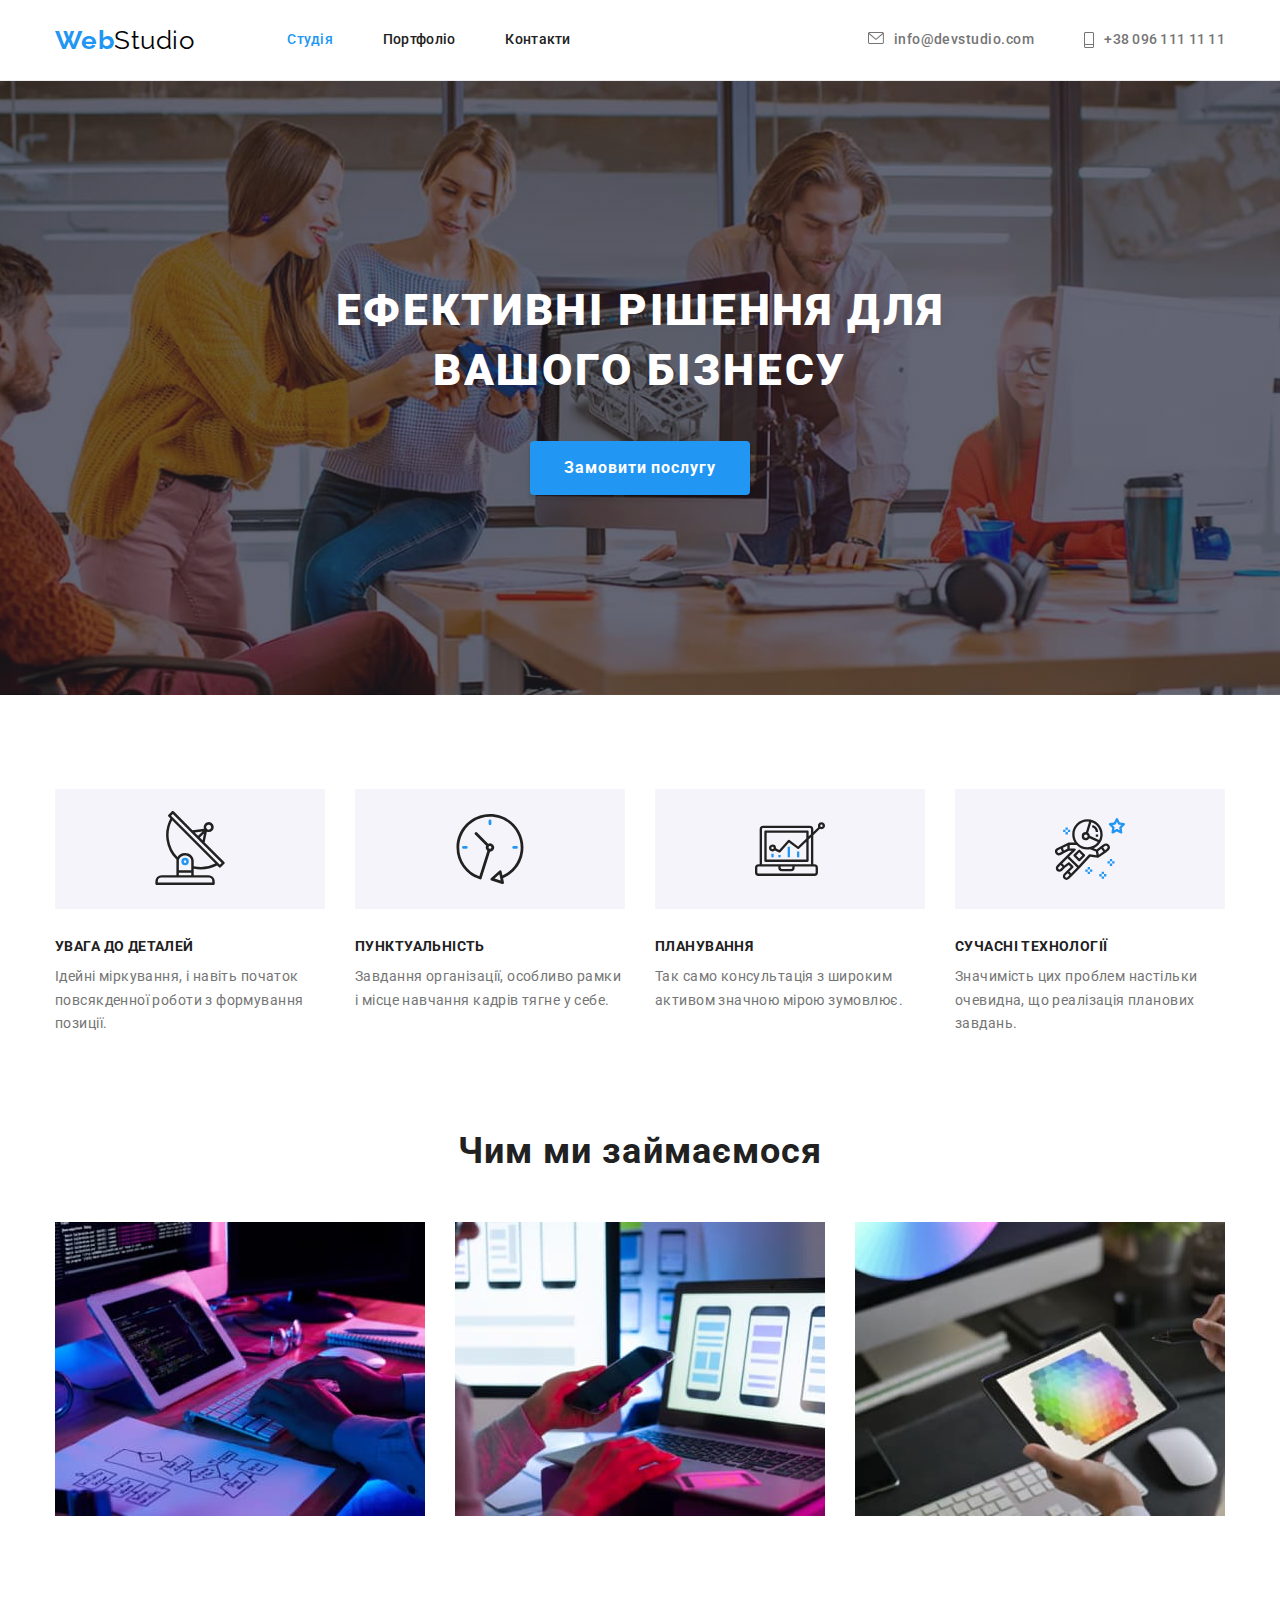
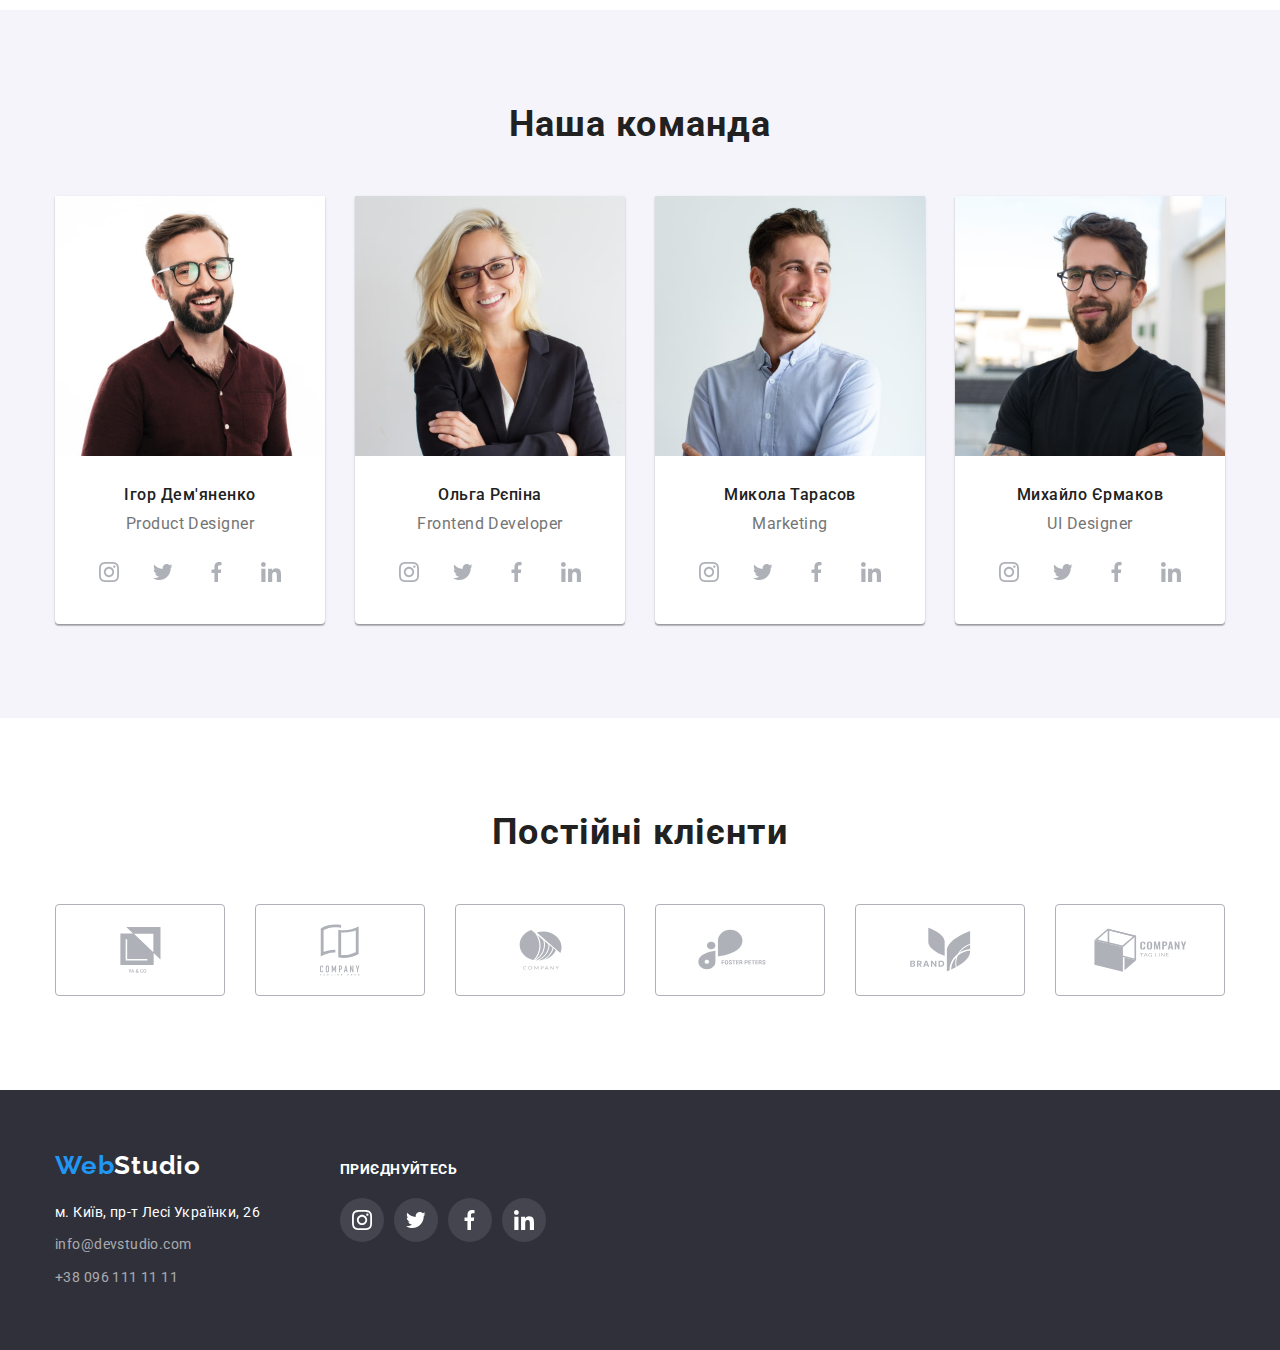
<file: index.html>
<!DOCTYPE html>
<html lang="uk">
<head>
    <meta charset="UTF-8">
    <meta http-equiv="X-UA-Compatible" content="IE=edge">
    <meta name="viewport" content="width=device-width, initial-scale=1.0">
    <title>WebStudio</title>
    <link href="https://fonts.googleapis.com/css2?family=Raleway:wght@700&family=Roboto:wght@400;500;700;900&display=swap" rel="stylesheet">
    <link rel="preconnect" href="https://fonts.googleapis.com">
    <link rel="stylesheet" href="https://cdnjs.cloudflare.com/ajax/libs/modern-normalize/1.1.0/modern-normalize.min.css">
    <link rel="stylesheet" href="css/styles.css">
</head>
<body >
   <header class="page-header">
    <div class="container flex">
    <nav class="header-nav">
    <a href="./index.html" class="logo"><span class="logo-blue">Web</span>Studio</a>
    <ul class="site-nav">
        <li><a href="./index.html" class="link active">Студія</a></li>
        <li><a href="./portfolio.html" class="link">Портфоліо</a></li>
        <li><a href="#" class="link" >Контакти</a></li>
    </ul>
    </nav>
    <ul class="header-auth">
        <li><a href="mailto:info@devstudio.com" class="auth-nav"> 
            <svg class="auth-icon" width="16" height="12">
            <use href="./images/symbol-defs.svg#icon-mailhover">
            </use>
        </svg>
        info@devstudio.com</a></li>
        <li><a href="tel:+380961111111" class="tel">
            <svg class="tel-icon" width="10" height="16">
                <use href="./images/symbol-defs.svg#icon-tell-11">
                </use>
            </svg> +38 096 111 11 11</a></li>
    </ul>
   </div>
   </header>
   <main> 
    <section class="decision">  
        <div class="container">
        <h1 class="decision-title">Ефективні рішення для вашого бізнесу </h1>
        <button type="button" class="button">Замовити послугу</button>
    </div>
    </section>
    <section class="sections">
        <div class="container">
        <h2 class="visually-hidden">Особливості</h2>
        <ul class="features-list">
            <li class="features-img icon-tv"><h3 class="features-title">УВАГА ДО ДЕТАЛЕЙ</h3> <p class="features-line">Ідейні міркування, і навіть початок повсякденної роботи з формування позиції.</p></li>
            <li class="features-img icon-watch"><h3 class="features-title">ПУНКТУАЛЬНІСТЬ</h3> <p class="features-line">Завдання організації, особливо рамки і місце навчання кадрів тягне у себе.</p></li>
            <li class="features-img icon-laptop"><h3 class="features-title"> ПЛАНУВАННЯ</h3> <p class="features-line">Так само консультація з широким активом значною мірою зумовлює.</p></li>
            <li class="features-img icon-astronaut"><h3 class="features-title">СУЧАСНІ ТЕХНОЛОГІЇ</h3> <p class="features-line">Значимість цих проблем настільки очевидна, що реалізація планових завдань.</p></li>

        </ul>
       </div>
    </section> 
    <section class="sections-lane">
        <div class="container">
        <h2 class="sections-list">Чим ми займаємося</h2>
        <ul class="sections-line">
            <li class="sections-title"><img src="./images/img1.jpg" alt="клавіатура" width="370" ></li>
            <li class="sections-title"><img src="./images/img2.jpg" alt="ноутбук" width="370"></li>
            <li class="sections-title"><img src="./images/img3.jpg" alt="планшет" width="370"></li>
        </ul>
    </div>
    </section>
   <section  class="section-team"> 
    <div class="container">
    <h2 class="team">Наша команда</h2>
    <ul class="team-board">
        <li class="team-list">
            <img src="./images/avatar/Igor.jpg" alt="Ігор Дем'яненко" width="270" >
            <div class="team-font">
            <h3 class="team-title">Ігор Дем'яненко</h3>
            <p lang="en" class="team-line">Product Designer</p>
            <ul class="team-boss">
                <li class="team-li">
                    <a class="team-item" href="#" >
                    <svg  class="icon-insta" width="20" height="20"> 
                        <use href="./images/symbol-defs.svg#icon-instagram">
                        </use>
                    </svg>
                </a>
            </li>
                <li class="team-li"><a class="team-item" href="#">
                    <svg  class="icon-insta" width="20" height="20"> 
                    <use href="./images/symbol-defs.svg#icon-tvitter-11">
                    </use>
                   </svg>
                  </a>
                </li>
                <li class="team-li">
                    <a class="team-item" href="#">
                    <svg  class="icon-insta" width="20" height="20"> 
                        <use href="./images/symbol-defs.svg#icon-facebook-11">
                        </use>
                       </svg>
                </a></li>
                <li class="team-li"><a class="team-item" href="#">
                    <svg  class="icon-insta" width="20" height="20"> 
                        <use href="./images/symbol-defs.svg#icon-linkedin-1-11">
                        </use>
                       </svg>
                </a></li>
            </ul>
        </div>
        </li>
        <li class="team-list">
            <img src="./images/avatar/Olga.jpg" alt="Ольга Рєпіна" width="270" >
            <div class="team-font">
            <h3 class="team-title">Ольга Рєпіна</h3>
            <p lang="en" class="team-line">Frontend Developer</p>
            <ul class="team-boss">
                <li class="team-li">
                    <a class="team-item" href="#" >
                    <svg  class="icon-insta" width="20" height="20"> 
                        <use href="./images/symbol-defs.svg#icon-instagram">
                        </use>
                    </svg>
                </a>
            </li>
                <li class="team-li"><a class="team-item" href="#">
                    <svg  class="icon-insta" width="20" height="20"> 
                    <use href="./images/symbol-defs.svg#icon-tvitter-11">
                    </use>
                   </svg>
                  </a>
                </li>
                <li class="team-li">
                    <a class="team-item" href="#">
                    <svg  class="icon-insta" width="20" height="20"> 
                        <use href="./images/symbol-defs.svg#icon-facebook-11">
                        </use>
                       </svg>
                </a></li>
                <li class="team-li"><a class="team-item" href="#">
                    <svg  class="icon-insta" width="20" height="20"> 
                        <use href="./images/symbol-defs.svg#icon-linkedin-1-11">
                        </use>
                       </svg>
                </a></li>
            </ul>
            </div></li>
        <li class="team-list">
            <img src="./images/avatar/Mukola.jpg" alt="Микола Тарасов" width="270" >
            <div class="team-font">
            <h3 class="team-title">Микола Тарасов</h3>
            <p lang="en" class="team-line">Marketing</p>
            <ul class="team-boss">
                <li class="team-li">
                    <a class="team-item" href="#" >
                    <svg  class="icon-insta" width="20" height="20"> 
                        <use href="./images/symbol-defs.svg#icon-instagram">
                        </use>
                    </svg>
                </a>
            </li>
                <li class="team-li"><a class="team-item" href="#">
                    <svg  class="icon-insta" width="20" height="20"> 
                    <use href="./images/symbol-defs.svg#icon-tvitter-11">
                    </use>
                   </svg>
                  </a>
                </li>
                <li class="team-li">
                    <a class="team-item" href="#">
                    <svg  class="icon-insta" width="20" height="20"> 
                        <use href="./images/symbol-defs.svg#icon-facebook-11">
                        </use>
                       </svg>
                </a></li>
                <li class="team-li"><a class="team-item" href="#">
                    <svg  class="icon-insta" width="20" height="20"> 
                        <use href="./images/symbol-defs.svg#icon-linkedin-1-11">
                        </use>
                       </svg>
                </a></li>
            </ul>
        </div></li>
        <li class="team-list">
            <img src="./images/avatar/Muhailo.jpg" alt="Михайло Єрмаков" width="270" >
            <div class="team-font"> 
            <h3 class="team-title">Михайло Єрмаков</h3>
            <p lang="en" class="team-line">UI Designer</p>
            <ul class="team-boss">
                <li class="team-li">
                    <a class="team-item" href="#" >
                    <svg  class="icon-insta" width="20" height="20"> 
                        <use href="./images/symbol-defs.svg#icon-instagram">
                        </use>
                    </svg>
                </a>
            </li>
                <li class="team-li"><a class="team-item" href="#">
                    <svg  class="icon-insta" width="20" height="20"> 
                    <use href="./images/symbol-defs.svg#icon-tvitter-11">
                    </use>
                   </svg>
                  </a>
                </li>
                <li class="team-li">
                    <a class="team-item" href="#">
                    <svg  class="icon-insta" width="20" height="20"> 
                        <use href="./images/symbol-defs.svg#icon-facebook-11">
                        </use>
                       </svg>
                </a></li>
                <li class="team-li">
                    <a class="team-item" href="#">
                    <svg  class="icon-insta" width="20" height="20"> 
                        <use href="./images/symbol-defs.svg#icon-linkedin-1-11">
                        </use>
                       </svg>
                </a></li>
            </ul>
        </div></li>
    </ul>
    </div>
   </section>
   <section class="section-clients">
    <div class="container clients-block">
        <h2 class="clients-board" >Постійні клієнти</h2>
        <ul class="clients">
            <li class="clients-list">
                <a class="clients-teg" href="#">
                    <svg class="clients-icon" width="41" height="46">
                        <use href="./images/symbol-defs.svg#icon-client1-11"> 

                        </use>
                    </svg>
                </a>
            </li>
            <li class="clients-list">
                 <a class="clients-teg" href="#">
                    <svg class="clients-icon" width="40" height="52">
                        <use href="./images/symbol-defs.svg#icon-client2-1"> 
                        </use>
                    </svg>
                </a>
            </li>
            <li class="clients-list">
                 <a class="clients-teg" href="#">
                    <svg class="clients-icon" width="43" height="41">
                        <use href="./images/symbol-defs.svg#icon-client3-11"> 

                        </use>
                    </svg>
                </a>
            </li>
            <li class="clients-list">
                 <a class="clients-teg" href="#">
                    <svg class="clients-icon" width="84" height="41">
                        <use href="./images/symbol-defs.svg#icon-client4-11"> 

                        </use>
                    </svg>
                </a>
            </li>
            <li class="clients-list">
                 <a class="clients-teg" href="#">
                    <svg class="clients-icon" width="65" height="45">
                        <use href="./images/symbol-defs.svg#icon-client5-11"> 

                        </use>
                    </svg>
                </a>
            </li>
            <li class="clients-list">
                 <a class="clients-teg" href="#">
                    <svg class="clients-icon" width="93" height="44">
                        <use href="./images/symbol-defs.svg#icon-client6-11"> 

                        </use>
                    </svg>
                </a>
            </li>
        </ul>
    </div>
   </section>
</main>
<footer class="footer">
    <div class="container footer-block">
        <div class="left-footer">
    <a href="./index.html" class="logo-black"><span class="logo-blue">Web</span>Studio</a>
    <address class="adres">
    <ul class="footer-link">
        <li class="footer-line"><a href="https://goo.gl/maps/fs6Ps8vBz89vZ9626" target="_blank" rel="noreferer noopener" class="footer-adress">м. Київ, пр-т Лесі Українки, 26</a></li>
        <li class="footer-line"><a href="mailto:info@devstudio.com" class="footer-mail">info@devstudio.com</a></li>
        <li class="footer-line"><a href="tel:+380961111111" class="footer-tel">+38 096 111 11 11</a></li>
    </ul></address>
</div>
 <div class="right">
        <h2 class="footer-net"> ПРИЄДНУЙТЕСЬ</h2>
        <ul class="icon-block">
            <li><a class="icon"  href="#">
                <svg  class="icon-footer" width="20" height="20"> 
                    <use href="./images/symbol-defs.svg#icon-instagram-2-11">
                    </use>
                   </svg>
            </a>
            </li>
            <li>
                <a class="icon" href="#">
                    <svg  class="icon-footer" width="20" height="20"> 
                        <use href="./images/symbol-defs.svg#icon-tvitter-11">
                        </use>
                       </svg>
                </a>
            </li>
            <li>
                <a class="icon" href="#">
                    <svg  class="icon-footer" width="20" height="20"> 
                        <use href="./images/symbol-defs.svg#icon-facebook-11">
                        </use>
                       </svg>
                </a>
            </li>
            <li>
                <a class="icon" href="#">
                    <svg  class="icon-footer" width="20" height="20"> 
                        <use href="./images/symbol-defs.svg#icon-linkedin-1-11">
                        </use>
                       </svg>
                </a>
            </li>
        </ul>
    </div>


</div>
</footer>
</body>
</html>
</file>
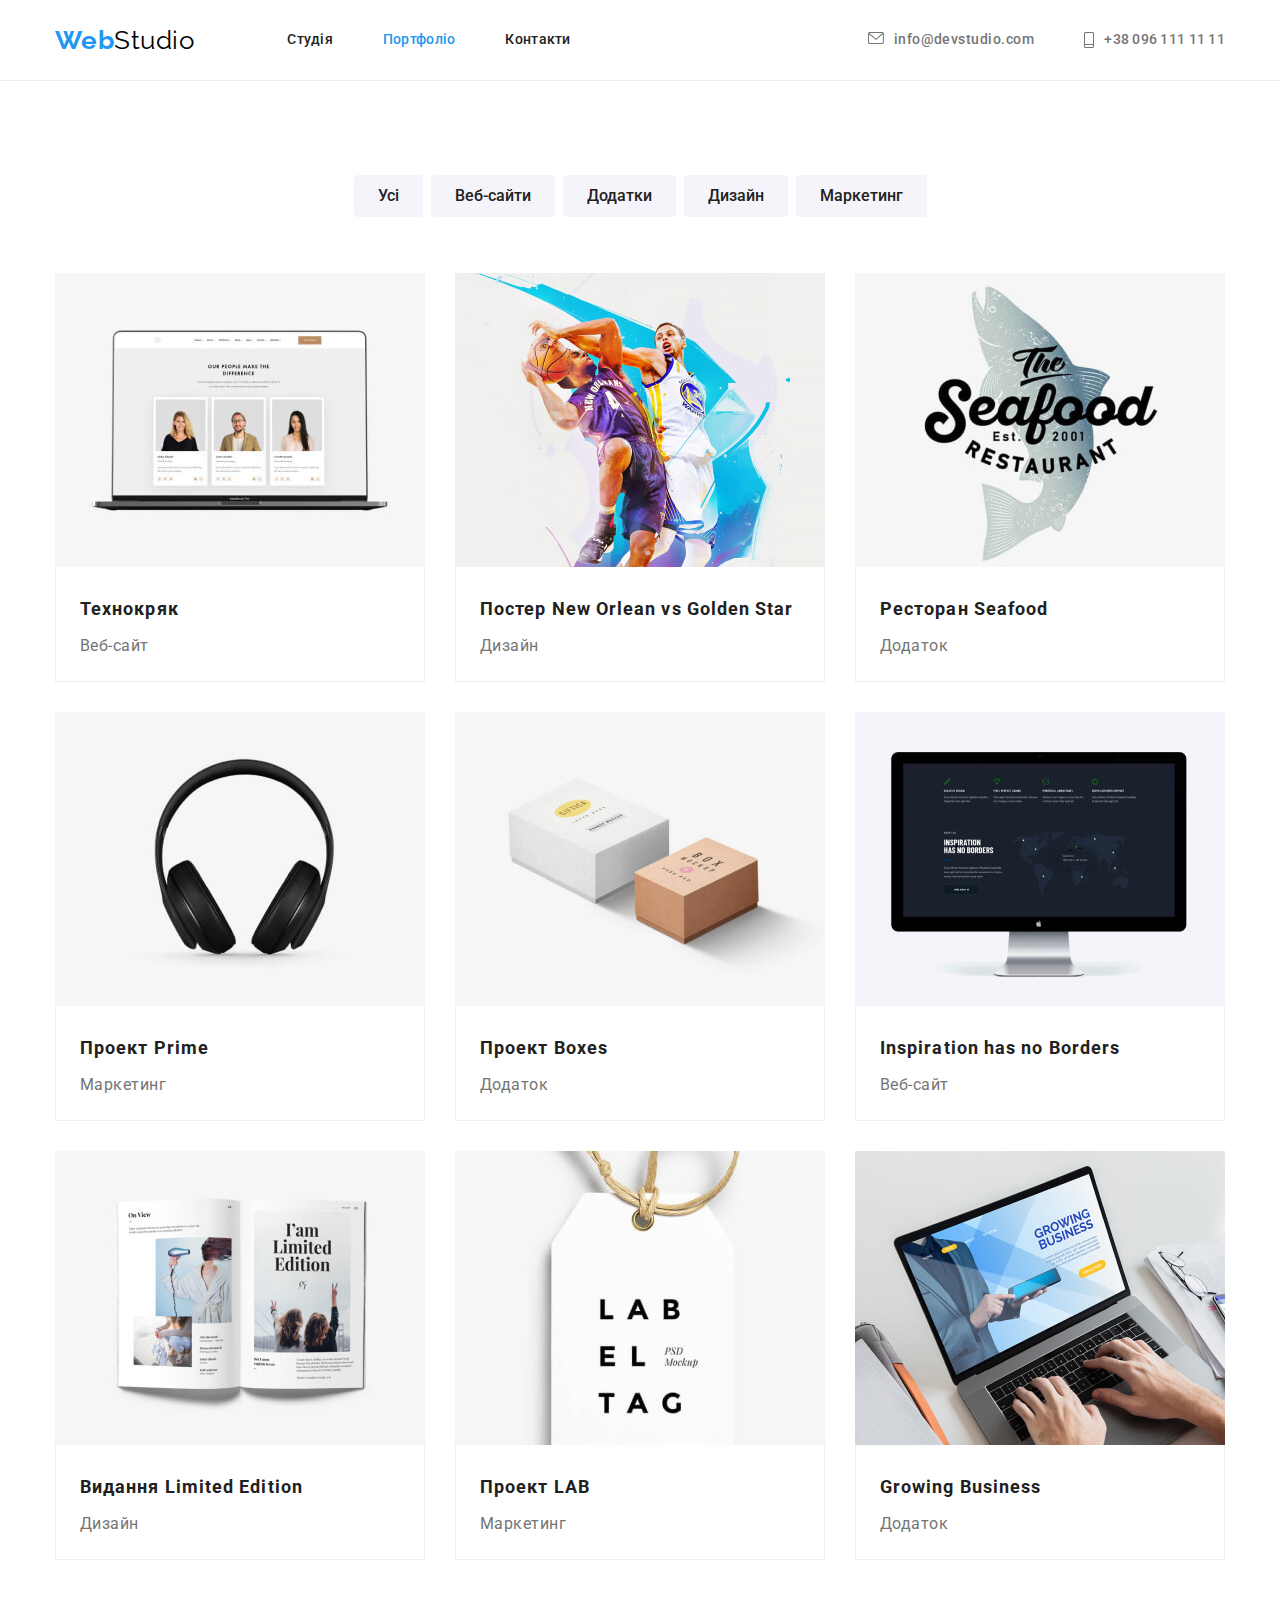
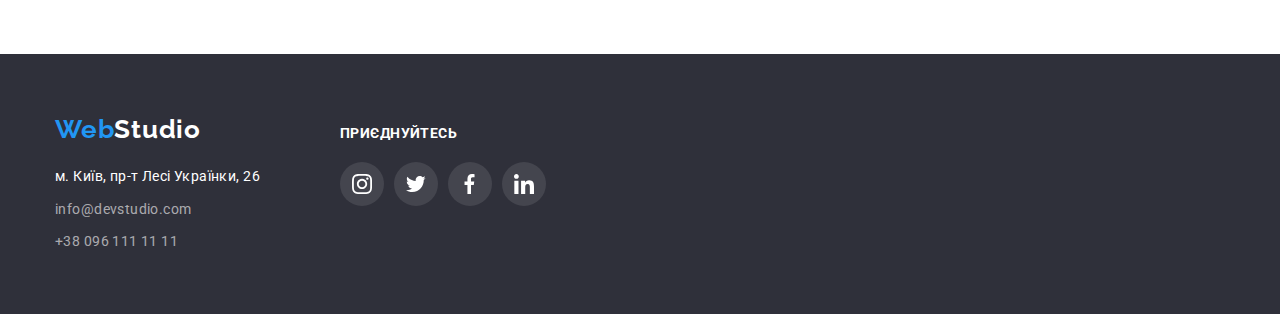
<file: portfolio.html>
<!DOCTYPE html>
<html lang="uk">
<head>
    <meta charset="UTF-8">
    <meta http-equiv="X-UA-Compatible" content="IE=edge">
    <meta name="viewport" content="width=device-width, initial-scale=1.0">
    <title>portfolio</title> 
    <link href="https://fonts.googleapis.com/css2?family=Raleway:wght@700&family=Roboto:wght@400;500;700;900&display=swap" rel="stylesheet">
    <link rel="stylesheet" href="https://cdnjs.cloudflare.com/ajax/libs/modern-normalize/1.1.0/modern-normalize.min.css">
    <link rel="stylesheet" href="css/styles.css">
    
</head>
<body>
    <header class="page-header">
        <div class="container flex">
        <nav class="portfolio-nav">
            <a href="./index.html" class="logo"><span class="logo-blue">Web</span>Studio</a>
        <ul class="site-nav">
            <li><a href="./index.html" class="link">Студія</a></li>
            <li><a href="./portfolio.html" class="link active">Портфоліо</a></li>
            <li><a href="#" class="link">Контакти</a></li>
        </ul>
        </nav>
        <ul  class="portfolio-auth">
            <li><a href="mailto:info@devstudio.com" class="auth-nav"> 
                <svg class="auth-icon" width="16" height="12">
                    <use href="./images/symbol-defs.svg#icon-mailhover">
                    </use>
                </svg>
                info@devstudio.com</a></li>
            <li><a href="tel:+380961111111" class="tel">
                <svg class="tel-icon" width="10" height="16">
                    <use href="./images/symbol-defs.svg#icon-tell-11">
                    </use>
                </svg>
                +38 096 111 11 11</a></li>
        </ul>
    </div>
 </header>
   <main>
    <section class="nav-portfolio">
        <div class="container">
        <h1 class="visually-hidden">portfolio</h1>
        <ul class="button-list">
            <li><button type="button" class="button-portfolio">Усі</button></li>
            <li><button type="button" class="button-portfolio" >Веб-сайти</button></li>
            <li><button type="button" class="button-portfolio">Додатки</button></li>
            <li><button type="button" class="button-portfolio">Дизайн</button></li>
            <li><button type="button" class="button-portfolio">Маркетинг</button></li>
        </ul>
        <ul class="services">
            <li class="portfolio-block">
                <a class="services-title" href="#"><img src="./images/port1.jpg"  alt="ноутбук" width="370" height="294"  >
                <div class="services-type">
                    <h2 class="services-link"> Технокряк</h2>
                <p class="services-line">Веб-сайт</p>
              </div></a>
            </li>
            <li class="portfolio-block">
            <a class="services-title" href="#"><img src="./images/port_2.jpg" alt="постер" width="370" height="294">
             <div class="services-type"><h2 class="services-link">Постер New Orlean vs Golden Star</h2>
            <p class="services-line">Дизайн</p>
            </div></a>
            </li>
            <li class="portfolio-block">
             <a class="services-title" href="#"><img src="./images/port_3.jpg" alt="ресторан" width="370" height="294" >
             <div class="services-type"> <h2 class="services-link">Ресторан Seafood</h2>
            <p class="services-line">Додаток</p>
            </div></a>
            </li>
            <li class="portfolio-block">
                <a class="services-title" href="#"><img src="./images/port_4.jpg" alt="проект" width="370" height="294" >
             <div class="services-type"><h2 class="services-link">Проект Prime</h2>
            <p class="services-line">Маркетинг</p>
             </div></a>
            </li>
            <li class="portfolio-block">
                <a class="services-title" href="#"><img src="./images/port_5.jpg" alt="проект ящик" width="370" height="294" >
             <div class="services-type"><h2 class="services-link">Проект Boxes</h2>
            <p class="services-line">Додаток</p>
             </div></a>
            </li>
            <li class="portfolio-block">
                <a class="services-title" href="#"><img src="./images/port_6.jpg" alt="монітор" width="370" height="294" >
            <div class="services-type"> <h2 class="services-link">Inspiration has no Borders</h2>
            <p class="services-line">Веб-сайт</p>
            </div></a>
            </li>
            <li class="portfolio-block">
                <a class="services-title" href="#"><img src="./images/port7.jpg" alt="журнал" width="370" height="294">
             <div class="services-type"><h2  class="services-link">Видання Limited Edition</h2>
            <p class="services-line">Дизайн</p>
             </div></a>
            </li>
            <li class="portfolio-block">
                <a class="services-title" href="#"><img src="./images/port_8.jpg" alt="бірка" width="370" height="294" >
             <div class="services-type"><h2 class="services-link">Проект LAB</h2>
            <p class="services-line">Маркетинг</p>
            </div></a>
            </li>
            <li class="portfolio-block">
                <a class="services-title" href="#"><img src="./images/port9.jpg" alt="клавіатура" width="370" height="294" >
             <div class="services-type"><h2 class="services-link">Growing Business</h2>
            <p class="services-line">Додаток</p>
            </div></a>
            </li>
        </ul>
        </div>
    </section>
    </main>
    <footer class="footer">
        <nav class="container footer-block">
            <div class="left-footer">
        <a href="./index.html" class="logo-black"><span class="logo-blue">Web</span>Studio</a>
     <address class="adres">
        <ul class="footer-link">
            <li class="footer-line"><a href="https://goo.gl/maps/fs6Ps8vBz89vZ9626" target="_blank" rel="noreferer noopener" class="footer-adress">м. Київ, пр-т Лесі Українки, 26</a></li>
            <li class="footer-line"><a href="mailto:info@devstudio.com" class="footer-mail">info@devstudio.com</a></li>
            <li class="footer-line"><a href="tel:+380961111111" class="footer-tel">+38 096 111 11 11</a></li>
        </ul>
    </address>
     </div>
    
      <div class="right">
        <h2 class="footer-net"> ПРИЄДНУЙТЕСЬ</h2>
        <ul class="icon-block">
            <li><a class="icon"  href="#">
                <svg  class="icon-footer" width="20" height="20"> 
                    <use href="./images/symbol-defs.svg#icon-instagram-2-11">
                    </use>
                   </svg>
            </a>
            </li>
            <li>
                <a class="icon" href="#">
                    <svg  class="icon-footer" width="20" height="20"> 
                        <use href="./images/symbol-defs.svg#icon-tvitter-11">
                        </use>
                       </svg>
                </a>
            </li>
            <li>
                <a class="icon" href="#">
                    <svg  class="icon-footer" width="20" height="20"> 
                        <use href="./images/symbol-defs.svg#icon-facebook-11">
                        </use>
                       </svg>
                </a>
            </li>
            <li>
                <a class="icon" href="#">
                    <svg  class="icon-footer" width="20" height="20"> 
                        <use href="./images/symbol-defs.svg#icon-linkedin-1-11">
                        </use>
                       </svg>
                </a>
            </li>
        </ul>
     </div>

     </nav>
    </footer>

</body>
</html>
</file>
<file: css/styles.css>
/* cтилі для index.html */
/* колір основного текста #212121 */
/* колір вторичного тексту #757575 */
/* білий #FFFFFF */
/* акцент  2196F3 */
/*  фон background: #F5F5F5; */
/* site nav */ 
/* @font-face {
    font-family:raleway-700 ;
    src: url(../fonts/Raleway-Bold.ttf);
}
@font-face {
    font-family:regular-400;
    src: url(../fonts/Roboto-Regular.ttf);
}
@font-face {
    font-family:regular-500;
    src: url(../fonts/Roboto-Medium.ttf);}
@font-face {
        font-family:regular-700;
        src: url(../fonts/Roboto-Bold.ttf)
 }
 @font-face {
        font-family:regular-800;
        src: url(../fonts/Roboto-Black.ttf)
} */
:root{
--primari-text-color: #FFFFFF;
--title-text-color: #212121;
--title-info-kolor:#757575;
--accent-color:#2196F3;
--footer-color:#2F303A;
--button-color: #188CE8;
--team-color: #F5F4FA;
--footer-mail-color:#FFFFFF99;
--color-logo: #000000;
--color-footer-adress: rgba(255, 255, 255, 0.6);
--color-decision:#C4C4C4;
--color-icon-insta: #AFB1B8;
--color-border:#EEEEEE;
}
p,
h1,
h2,
h3,
h4,
h5{
    margin: 0;
}
ul{
    margin: 0;
    padding-left: 0;
}
img{
display: block;
}


body{
    font-family: "Roboto" ,sans-serif;
    background-color:var(--primari-text-color);
    color:var(--title-text-color) ;
    letter-spacing: 0.03em;
    
}
    
ul{
    list-style: none;
}
.container{
margin:0 auto;
 width: 1200px;
padding: 0px 15px;
   
}

.logo{ 
color: var(--color-logo);
font-family: 'Raleway', sans-serif;
font-size: 26px;
line-height: 1.19;
text-decoration:none;
margin-left: 0px;
display: block;
margin-right: 93px;
}
.logo-blue{ 
color: var(--accent-color);
font-family: 'Raleway';
font-weight: 700;
font-size: 26px;
line-height: 1.19;
letter-spacing: 0.03em;
}
.link {
color: var(--title-text-color); 
font-weight: 500;
font-size: 14px;
line-height: 1.14;
letter-spacing: 0.02em;
text-decoration:none;
padding-top: 32px;
padding-bottom: 32px;

display: block;

}
.flex{
    display: flex;
    align-items: center;
}
.site-nav {
display: flex;
gap: 50px;



}
.site-nav .link:hover, 
.site-nav .link:focus{
    color: var(--accent-color)
}
.active{
    color: var(--accent-color);
}
/* email info */
.auth-nav{
color:  var(--title-info-kolor);
font-weight: 500;
font-size: 14px;
line-height: 1.14;
text-decoration:none;
display: flex;
padding-top: 32px;
padding-bottom: 32px;
}
.auth-nav:hover,
.auth-nav:focus{
    color: var(--accent-color);
 }

 .auth-icon{
    fill: var(--title-info-kolor);
    margin-right: 10px;
    
 }

.auth-nav:hover .auth-icon,
.auth-nav:focus .auth-icon{
    fill: var(--accent-color);
 }
.tel{
    color: var(--title-info-kolor);
    text-decoration:none;
    font-weight: 500;
    font-size: 14px;
    line-height: 1.14;
    letter-spacing: 0.02em;
    display: flex;
    padding-top: 32px;
    padding-bottom: 32px;
}
.tel:hover ,
.tel:focus{
    color: var(--accent-color);
}
.tel:hover .tel-icon,
.tel:focus .tel-icon{
    fill: var(--accent-color);
}
.tel-icon{
    fill:var(--title-info-kolor) ;
    margin-right: 10px;
}
.page-header{
color: var(--title-text-color);
text-decoration:none;
border-bottom: 1px solid #ECECEC;;
  }
.header-nav{
 display: flex;
flex-wrap: wrap;
align-items: center;



}
.header-auth{
 display: flex;
flex-wrap: wrap;
align-items: center;
margin-left: auto;
gap: 50px;

}
.page-header:hover, 
.page-header:focus {
    color: var(--accent-color);
}
/* sections */
.decision{
background-color: var(--color-decision);  
max-width: 1600px;
margin-right:auto;
text-align: center;
margin-left: auto;
padding-top:200px;
padding-bottom: 200px;
background-image: linear-gradient( rgba(47, 48, 58, 0.4), rgba(47, 48, 58, 0.4) ),
 url(../images/hero-fon.jpg);
background-repeat: no-repeat;
background-position: center;
background-size: cover;


}
.decision-title{
font-weight: 900;
font-size: 44px;
line-height: 1.36;
letter-spacing: 0.06em;
text-transform: uppercase;
color: var(--primari-text-color);
align-items: center;
max-width: 696px;
margin: 0 auto;



}

.button{
color:  var(--primari-text-color);
 background-color: var(--accent-color);
font-weight: 700;
font-size: 16px;
line-height:1.87;
letter-spacing: 0.06em;
 cursor: pointer;
font-family: inherit;
border-radius: 4px;
border-color: transparent;
padding-top: 10px;
padding-bottom: 10px;
padding-left: 32px;
padding-right: 32px;
margin-top: 40px;
box-shadow: 0px 4px 4px rgba(0, 0, 0, 0.15);


}
.button:hover ,button:focus{
    color: var(--primari-text-color) ;
    background-color:var(--button-color) ;
}
/* 
features sections */ 
.sections{
    background-color: var(--primari-text-color);
    padding-top: 94px;
    padding-bottom: 47px;
    
}

.sections-list{
    color: var(--title-text-color);
font-weight: 700;
font-size: 36px;
line-height: 1.16;
text-align: center;
letter-spacing: 0.03em;
margin-bottom: 50px;

}
.sections-title{
width: 370px;
height: 294px;
left: 215px;
top: 1058px;


}
.sections-lane{
    padding-top: 47px;
    padding-bottom: 94px;
}
.sections-line
{
    display: flex;
    gap: 30px;

}

.features-list{
color: var(--title-text-color);
display: flex;
flex-wrap: wrap;
gap: 30px;
flex-basis: calc((100% - 90px) / 4);
}
.features-title{
 font-weight: 700;
font-size: 14px;
line-height: 1.14;
letter-spacing: 0.03em;
width: 270px;
height: 16px;
}

.features-img::before{
    display: block;
    content: "";
    height: 120px;
    background-color:var(--team-color); 
    background-repeat: no-repeat;
    background-size: 70px;;
    background-position: center;
    margin-bottom: 30px;
}
.icon-tv::before{
    background-image: url(../images/Group\ \(1\).svg);
    padding-top: 25px;
    padding-bottom: 25px;
    padding-left: 102px;
    padding-right: 102px;
}
.icon-watch::before{
    background-image: url(../images/clock\ 1\ \(1\).svg);

}
.icon-laptop::before{
    background-image: url(../images/diagram\ 1\ \(1\).svg);
}
.icon-astronaut::before{
    background-image: url(../images/astronaut\ 1\ \(1\).svg);
}
.features-line{

font-size: 14px;
line-height: 1.71;
letter-spacing: 0.03em;
color:var(--title-info-kolor);
margin-top: 10px;
width: 270px;
height: 72px;

}

.section-team{
    background-color: var(--team-color);
    padding-top: 94px;
    padding-bottom: 94px;
}
.team{
font-weight: 700;
font-size: 36px;
line-height: 1.16;
text-align: center;
letter-spacing: 0.03em;
margin-bottom: 50px;

}
.team-board{
display: flex;
gap: 30px;   
flex-basis: calc((100% - 90px) / 4); 
}
.team-line{
    color: var(--title-info-kolor);
font-size: 16px;
line-height: 1.18;
text-align: center;
letter-spacing: 0.03em;
}
.team-list{
background-color: var(--primari-text-color);
box-shadow: 0px 1px 3px rgba(0, 0, 0, 0.12), 0px 1px 1px rgba(0, 0, 0, 0.14), 0px 2px 1px rgba(0, 0, 0, 0.2);
border-radius: 0px 0px 4px 4px;
}
.team-font{
    padding-top: 30px;
    padding-bottom: 30px;
}
.team-title{
    font-size: 16px;
    line-height: 1.18;
    text-align: center;
   font-weight: 500;
   margin-bottom: 10px;
}
.team-boss{
  display: flex;
  align-items: center;
  justify-content: center;
  gap: 10px;
  margin-top: 16px;
 
}
.team-li{


}
.team-item{
    height: 44px;
    width: 44px;
    border-radius: 50%;;
    display: flex;
    align-items: center;
    justify-content: center;
  background-position: center;
}
.team-item:hover,
.team-item:focus{
    background-color: var(--accent-color);  
}

.team-item:hover .icon-insta,
.team-item:focus .icon-insta{
fill: var(--primari-text-color);
}

.icon-insta{
fill: var(--color-icon-insta);

}
.section-clients{
  padding-top: 94px;
  padding-bottom: 94px;
}
.clients{
    display: flex;
    flex-wrap: wrap;
    justify-content: center;
    gap: 30px;
}
.clients-teg{
 padding: 16px 32px 16px 32px;
 width: 170px;
height: 92px;
border: 1px solid var(--color-icon-insta);
border-radius: 4px;
display: flex;
justify-content: center;
align-items: center;
cursor: pointer;
outline-color: transparent;
}


.clients-teg:hover .clients-icon,
.clients-teg:focus .clients-icon{
  fill: var(--accent-color);
  
}
.clients-teg:hover,
.clients-teg:focus{
border: 1px solid var(--accent-color);
border-radius: 4px;
border-color: var(--accent-color);
fill: #188CE8;

}

.clients-icon{
    fill: var(--color-icon-insta);
}
.clients-board{
font-family: Roboto;
font-size: 36px;
font-weight: 700;
line-height: 1.16;
letter-spacing: 0.03em;
margin-bottom: 50px;
 text-align: center;

}
.clients-block{

}
.clients-list{

}


.footer-mail{
    margin-bottom: 9px;
}
.footer-mail, .footer-tel{
   color: var(--color-footer-adress);
font-size: 14px;
line-height: 1.71;
letter-spacing: 0.03em;
text-decoration:none;
font-style: normal ;
}
.footer-tel:hover,
.footer-tel:focus {
color: var(--accent-color);
font-size: 14px;
line-height: 1.71;
letter-spacing: 0.03em;
text-decoration:none;
font-style: normal ;
 }
 .footer-mail:hover ,
 .footer-mail:focus{
 
    color: var(--accent-color);
    font-size: 14px;
    line-height: 1.71;
    letter-spacing: 0.03em;
    text-decoration:none;
    font-style: normal ;
}


.footer-adress{
 color: var(--primari-text-color);
font-size: 14px;
line-height:1.71;
letter-spacing: 0.03em;
text-decoration:none;
font-style: normal;
margin-bottom: 9px;

}
.footer-adress:hover
.footer-adress:focus{
color: var(--accent-color);
}
.left-footer{
    width: 215px;
     
}


.visually-hidden {
    position: absolute;
     white-space: nowrap;
     width: 1px;
     height: 1px;
     overflow: hidden;
     border: 0;
     padding: 0;
     clip: rect(0 0 0 0);
     clip-path: inset(50%);
     margin: -1px;
   }
/* портфоліо */
.nav-portfolio{
    padding-top: 94px;
    padding-bottom: 94px;
    
}
.portfolio-nav{
display: flex;

align-items: center;



}
.portfolio-auth{
display: flex;
flex-wrap: wrap;
margin-left: auto;
gap:50px;
}
.page-header{
display: flex;
}
.button-portfolio{
    color: var(--title-text-color);
    background-color: var(--team-color);
    border-radius: 4px; 
    font-weight: 500;
    font-size: 16px;
    line-height: 1.62;
    text-align: center;
    cursor: pointer;
    font-family: inherit;
    border-radius: 4px;
border-color: transparent;
padding-top: 6px;
padding-bottom: 6px;
padding-left: 22px;
padding-right: 22px;

}
.button-portfolio:hover,
.button-portfolio:focus{
color:var(--primari-text-color) ;
background-color: var(--accent-color) ;
box-shadow: 0px 3px 1px rgba(0, 0, 0, 0.1), 0px 1px 2px rgba(0, 0, 0, 0.08), 0px 2px 2px rgba(0, 0, 0, 0.12);
border-radius: 4px;
}
.button-list{
display:flex;
text-align: center;
margin-bottom: 56px;
flex-direction: row;
justify-content: center;
gap: 8px;
  
}
.services-type{
    padding-top: 24px;
    padding-bottom: 20px;
    padding-left: 24px;
    padding-right: 24px;
    border-left: 1px solid var(--color-border);;
    border-right: 1px solid var(--color-border);;
    border-bottom: 1px solid var(--color-border);;
}
.services{
    display: flex;
    flex-wrap: wrap;
    text-decoration: none;
    gap: 30px;
    flex-basis: calc((100% - 60px) / 3);
}

.services-title{
    display: block;
    text-decoration: none;
}
.services-title:hover,
.services-title:focus{
    box-shadow: 0px 1px 1px rgba(0, 0, 0, 0.12), 0px 4px 4px rgba(0, 0, 0, 0.06), 1px 4px 6px rgba(0, 0, 0, 0.16); 
}
.services-line{
 color: var(--title-info-kolor);
 font-size: 16px;
 line-height: 1.87;
 letter-spacing: 0.03em;
 margin-top: 4px;
 
}


.services-link{
    color: var(--title-text-color);
    font-size: 18px;
    line-height: 2;
    letter-spacing: 0.06em;
}
.adres{
    margin-top: 20px;
}
.footer{
background-color: var(--footer-color);
padding-top: 60px;
padding-bottom: 60px;


}
.footer-block{
    display: flex;
    align-items: baseline;
}
.footer-net{
font-size: 14px;
font-weight: 700;
line-height: 1.14;
letter-spacing: 0.03em;
text-align: left;
color: var(--primari-text-color);
margin-bottom: 20px;


}
.icon-block{
    display: flex;
    gap: 10px;
}
.icon{  height: 44px;
width: 44px;
border-radius: 50%;;
display: flex;
align-items: center;
justify-content: center;
background-position: center;
background-color: rgba(255, 255, 255, 0.1);
}
.icon:hover,
.icon:focus{
    background-color: var(--accent-color);
    
}
.icon-footer{
   fill: var(--primari-text-color);
}
.right{
    
    margin-left: 70px;
}

.footer-line:nth-child( n+2 ) {
    margin-top: 9px;
}
.logo-black{
color: var(--primari-text-color);
 font-family: 'Raleway';
font-weight: 700;
font-size: 26px;
line-height: 1.19;
letter-spacing: 0.03em;
text-decoration: none;
margin-bottom: 20px;

}
</file>
